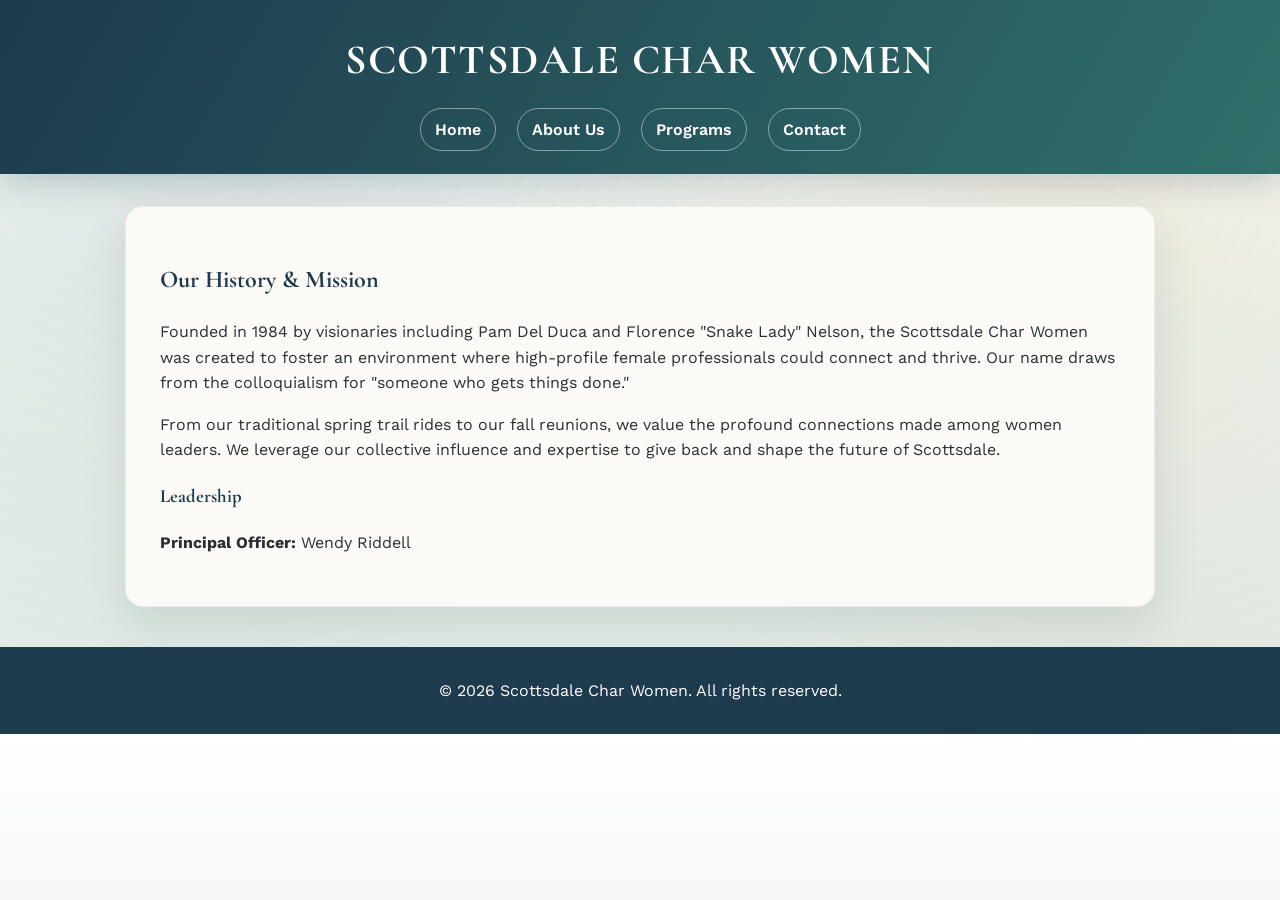
<file: about.html>
<!DOCTYPE html>
<html lang="en">
<head>
    <meta charset="UTF-8">
    <meta name="viewport" content="width=device-width, initial-scale=1.0">
    <title>About Us | Scottsdale Char Women</title>
    <link rel="stylesheet" href="style.css">
</head>
<body>
    <header>
        <h1>SCOTTSDALE CHAR WOMEN</h1>
        <nav>
            <a href="index.html">Home</a>
            <a href="about.html">About Us</a>
            <a href="programs.html">Programs</a>
            <a href="contact.html">Contact</a>
        </nav>
    </header>

    <main>
        <section class="about">
            <h2>Our History & Mission</h2>
            
            
            
            <p>Founded in 1984 by visionaries including Pam Del Duca and Florence "Snake Lady" Nelson, the Scottsdale Char Women was created to foster an environment where high-profile female professionals could connect and thrive. Our name draws from the colloquialism for "someone who gets things done."</p>
            <p>From our traditional spring trail rides to our fall reunions, we value the profound connections made among women leaders. We leverage our collective influence and expertise to give back and shape the future of Scottsdale.</p>
            
            <h3>Leadership</h3>
            <p><strong>Principal Officer:</strong> Wendy Riddell</p>
        </section>
    </main>

    <footer>
        <p>&copy; 2026 Scottsdale Char Women. All rights reserved.</p>
    </footer>
</body>
</html>
</file>
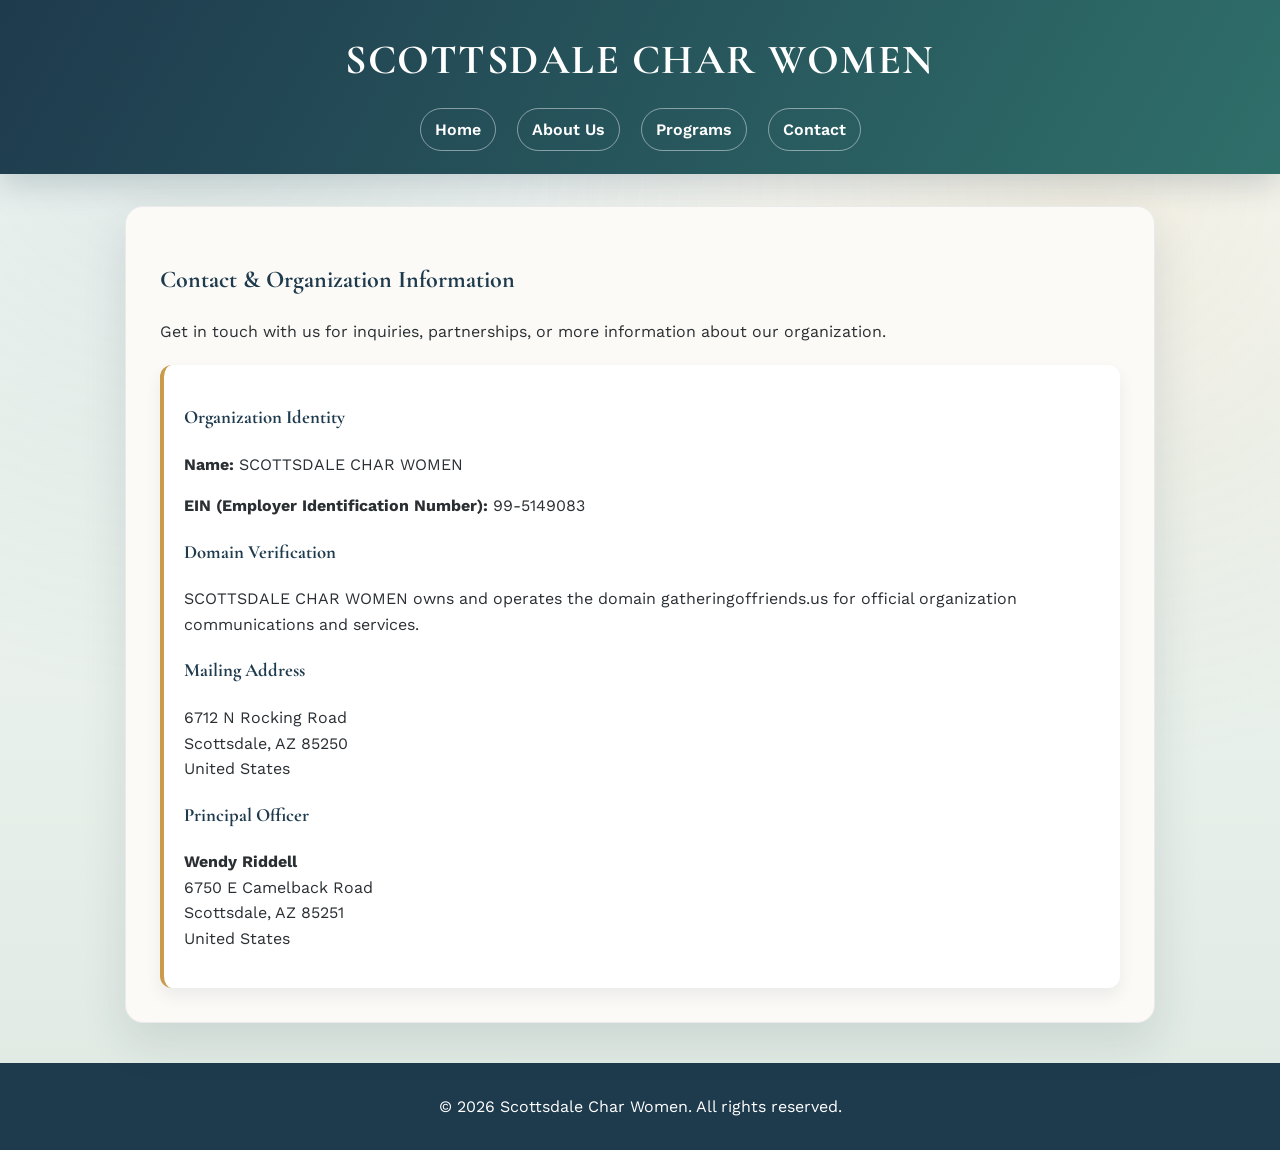
<file: contact.html>
<!DOCTYPE html>
<html lang="en">
<head>
    <meta charset="UTF-8">
    <meta name="viewport" content="width=device-width, initial-scale=1.0">
    <title>Contact | Scottsdale Char Women</title>
    <link rel="stylesheet" href="style.css">
</head>
<body>
    <header>
        <h1>SCOTTSDALE CHAR WOMEN</h1>
        <nav>
            <a href="index.html">Home</a>
            <a href="about.html">About Us</a>
            <a href="programs.html">Programs</a>
            <a href="contact.html">Contact</a>
        </nav>
    </header>

    <main>
        <section class="contact">
            <h2>Contact & Organization Information</h2>
            <p>Get in touch with us for inquiries, partnerships, or more information about our organization.</p>
            
            <div class="contact-details">
                <h3>Organization Identity</h3>
                <p><strong>Name:</strong> SCOTTSDALE CHAR WOMEN</p>
                <p><strong>EIN (Employer Identification Number):</strong> 99-5149083</p>

                <h3>Domain Verification</h3>
                <p>SCOTTSDALE CHAR WOMEN owns and operates the domain gatheringoffriends.us for official organization communications and services.</p>

                <h3>Mailing Address</h3>
                <p>
                    6712 N Rocking Road<br>
                    Scottsdale, AZ 85250<br>
                    United States
                </p>

                <h3>Principal Officer</h3>
                <p>
                    <strong>Wendy Riddell</strong><br>
                    6750 E Camelback Road<br>
                    Scottsdale, AZ 85251<br>
                    United States
                </p>
            </div>
        </section>
    </main>

    <footer>
        <p>&copy; 2026 Scottsdale Char Women. All rights reserved.</p>
    </footer>
</body>
</html>
</file>
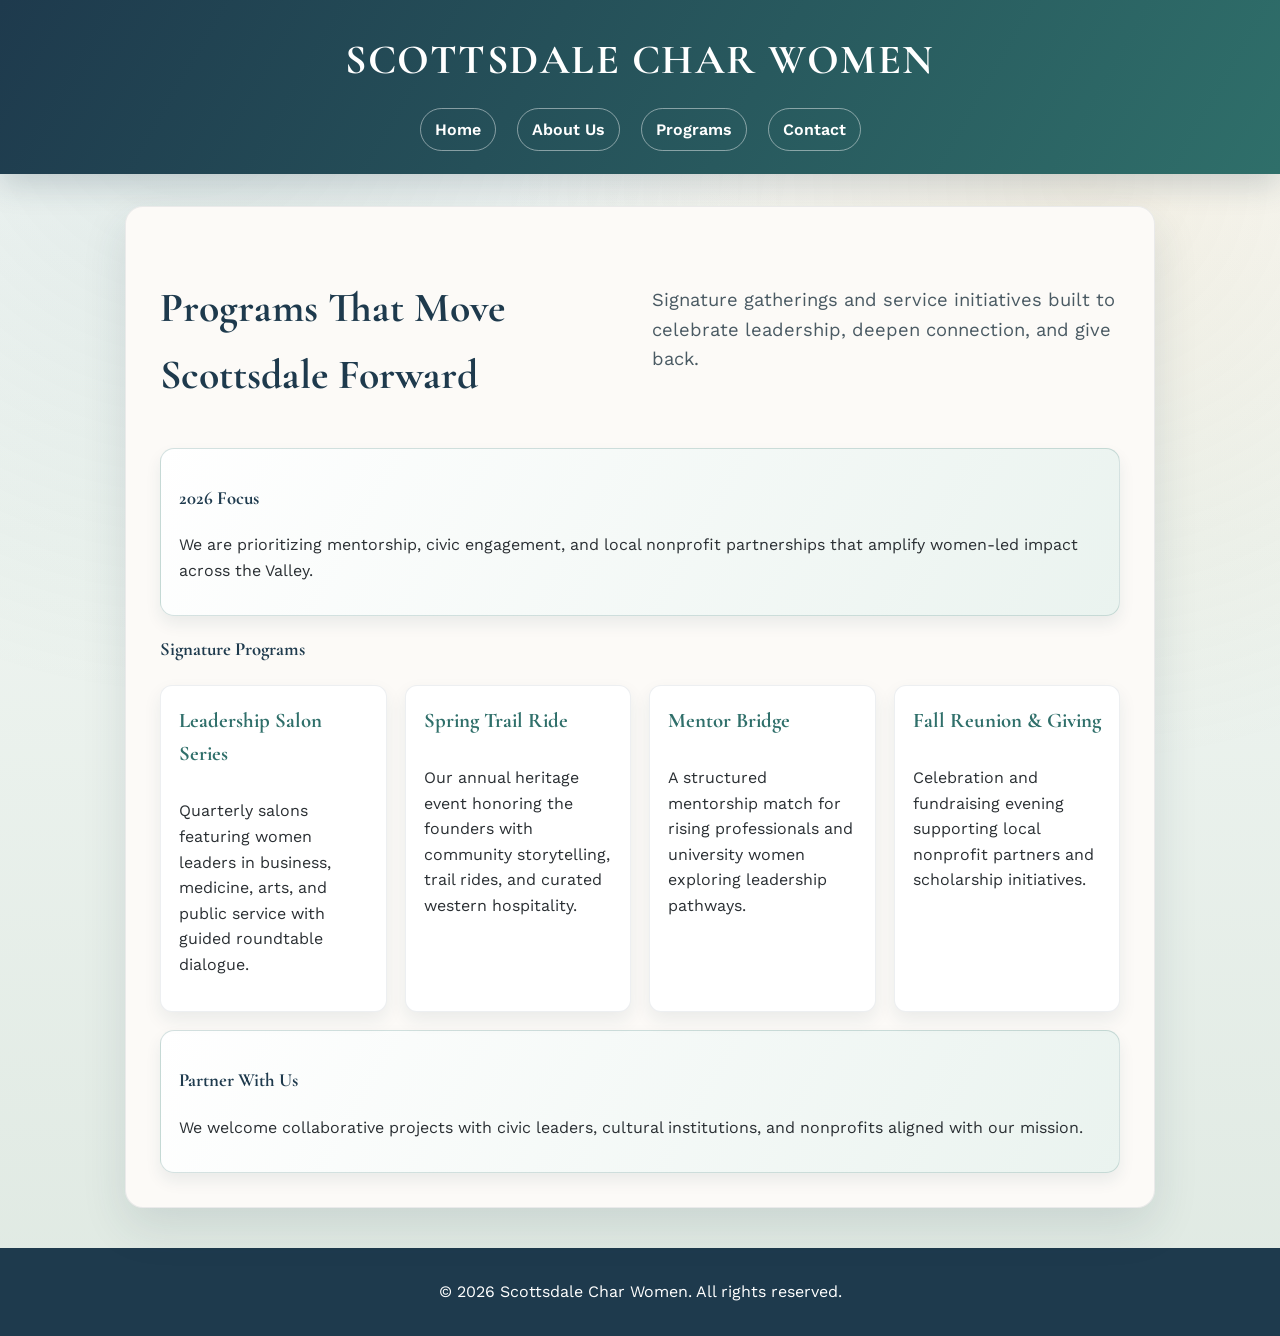
<file: programs.html>
<!DOCTYPE html>
<html lang="en">
<head>
    <meta charset="UTF-8">
    <meta name="viewport" content="width=device-width, initial-scale=1.0">
    <title>Programs | Scottsdale Char Women</title>
    <link rel="stylesheet" href="style.css">
</head>
<body>
    <header>
        <h1>SCOTTSDALE CHAR WOMEN</h1>
        <nav>
            <a href="index.html">Home</a>
            <a href="about.html">About Us</a>
            <a href="programs.html">Programs</a>
            <a href="contact.html">Contact</a>
        </nav>
    </header>

    <main>
        <section class="hero">
            <h2>Programs That Move Scottsdale Forward</h2>
            <p>Signature gatherings and service initiatives built to celebrate leadership, deepen connection, and give back.</p>
        </section>

        <section class="banner">
            <h3>2026 Focus</h3>
            <p>We are prioritizing mentorship, civic engagement, and local nonprofit partnerships that amplify women-led impact across the Valley.</p>
        </section>

        <section>
            <h3>Signature Programs</h3>
            <div class="programs-grid">
                <article class="program-card">
                    <h4>Leadership Salon Series</h4>
                    <p>Quarterly salons featuring women leaders in business, medicine, arts, and public service with guided roundtable dialogue.</p>
                </article>
                <article class="program-card">
                    <h4>Spring Trail Ride</h4>
                    <p>Our annual heritage event honoring the founders with community storytelling, trail rides, and curated western hospitality.</p>
                </article>
                <article class="program-card">
                    <h4>Mentor Bridge</h4>
                    <p>A structured mentorship match for rising professionals and university women exploring leadership pathways.</p>
                </article>
                <article class="program-card">
                    <h4>Fall Reunion & Giving</h4>
                    <p>Celebration and fundraising evening supporting local nonprofit partners and scholarship initiatives.</p>
                </article>
            </div>
        </section>

        <section class="banner">
            <h3>Partner With Us</h3>
            <p>We welcome collaborative projects with civic leaders, cultural institutions, and nonprofits aligned with our mission.</p>
        </section>
    </main>

    <footer>
        <p>&copy; 2026 Scottsdale Char Women. All rights reserved.</p>
    </footer>
</body>
</html>
</file>
<file: style.css>
@import url('https://fonts.googleapis.com/css2?family=Cormorant+Garamond:wght@500;700&family=Work+Sans:wght@400;600&display=swap');

:root {
    --ivory: #fcfaf7;
    --sage: #dfe9e2;
    --mist: #eef4f0;
    --teal: #2f6f6a;
    --navy: #1e3a4d;
    --gold: #c99b4a;
    --ink: #2a2f33;
    --leaf: #4a7b6f;
}

body {
    font-family: 'Work Sans', 'Segoe UI', Tahoma, Geneva, Verdana, sans-serif;
    line-height: 1.6;
    margin: 0;
    padding: 0;
    color: var(--ink);
    background: linear-gradient(180deg, #ffffff 0%, var(--mist) 40%, var(--sage) 100%);
}
body::before {
    content: "";
    position: fixed;
    inset: 0;
    background: radial-gradient(circle at 15% 10%, rgba(47, 111, 106, 0.12), transparent 45%),
        radial-gradient(circle at 85% 20%, rgba(201, 155, 74, 0.12), transparent 45%);
    pointer-events: none;
    z-index: -1;
}
header {
    background: linear-gradient(120deg, var(--navy), var(--teal));
    color: #fff;
    padding: 1.7rem 0 1.4rem;
    text-align: center;
    box-shadow: 0 10px 30px rgba(30, 58, 77, 0.2);
}
header h1 {
    margin: 0;
    font-size: 2.6rem;
    letter-spacing: 1.5px;
    font-family: 'Cormorant Garamond', 'Times New Roman', serif;
}
nav {
    margin-top: 14px;
}
nav a {
    color: #fff;
    text-decoration: none;
    margin: 0 8px;
    font-weight: 600;
    font-size: 1rem;
    padding: 8px 14px;
    border-radius: 999px;
    border: 1px solid rgba(255, 255, 255, 0.45);
    display: inline-block;
    transition: transform 0.2s ease, background 0.2s ease, color 0.2s ease;
}
nav a:hover {
    background: #fff;
    color: var(--navy);
    transform: translateY(-1px);
}
main {
    padding: 34px;
    max-width: 960px;
    margin: 32px auto;
    background: var(--ivory);
    border-radius: 18px;
    border: 1px solid rgba(30, 58, 77, 0.08);
    box-shadow: 0 18px 45px rgba(30, 58, 77, 0.12);
    position: relative;
}
h2, h3 {
    color: var(--navy);
    font-family: 'Cormorant Garamond', 'Times New Roman', serif;
}
.hero {
    display: grid;
    gap: 24px;
    grid-template-columns: repeat(auto-fit, minmax(260px, 1fr));
    align-items: center;
    margin-bottom: 30px;
}
.hero-content {
    text-align: left;
}
.eyebrow {
    text-transform: uppercase;
    letter-spacing: 2px;
    font-size: 0.78rem;
    font-weight: 600;
    color: var(--leaf);
    margin-bottom: 8px;
}
.hero h2 {
    font-size: 2.6rem;
    margin-bottom: 0.6rem;
}
.hero p {
    font-size: 1.15rem;
    color: #4a5a63;
}
.hero-actions {
    display: flex;
    flex-wrap: wrap;
    gap: 12px;
    margin-top: 18px;
}
.hero-panel {
    background: linear-gradient(150deg, #ffffff, #f0f7f4);
    border-radius: 16px;
    padding: 20px 22px;
    border: 1px solid rgba(47, 111, 106, 0.2);
    box-shadow: 0 12px 24px rgba(30, 58, 77, 0.12);
}
.hero-image {
    margin: 0;
    background: #fff;
    border-radius: 18px;
    border: 1px solid rgba(30, 58, 77, 0.12);
    box-shadow: 0 12px 26px rgba(30, 58, 77, 0.12);
    overflow: hidden;
}
.hero-image img {
    display: block;
    width: 100%;
    height: 280px;
    object-fit: cover;
}
.hero-image figcaption {
    padding: 12px 16px 14px;
    font-size: 0.95rem;
    color: #3f4d55;
    background: linear-gradient(120deg, #ffffff, #f7fbf9);
}
.hero-panel h3 {
    margin-top: 0;
}
.hero-panel ul {
    padding-left: 18px;
    margin: 0;
    color: #42535b;
}
.btn {
    display: inline-flex;
    align-items: center;
    justify-content: center;
    padding: 10px 18px;
    border-radius: 999px;
    text-decoration: none;
    font-weight: 600;
    transition: transform 0.2s ease, box-shadow 0.2s ease, background 0.2s ease, color 0.2s ease;
}
.btn.primary {
    background: var(--teal);
    color: #fff;
    box-shadow: 0 10px 20px rgba(47, 111, 106, 0.25);
}
.btn.primary:hover {
    transform: translateY(-1px);
}
.btn.secondary {
    background: var(--navy);
    color: #fff;
}
.btn.ghost {
    background: #fff;
    color: var(--navy);
    border: 1px solid rgba(30, 58, 77, 0.2);
}
.org-highlight {
    background: linear-gradient(120deg, #ffffff, #f2f7f4);
    border: 1px solid rgba(47, 111, 106, 0.2);
    border-left: 6px solid var(--gold);
    padding: 24px;
    border-radius: 18px;
    margin: 26px 0;
}
.org-highlight h3 {
    margin-top: 0;
    font-size: 1.6rem;
}
.org-grid {
    display: grid;
    gap: 16px;
    grid-template-columns: repeat(auto-fit, minmax(240px, 1fr));
}
.org-card {
    background: #ffffff;
    border-radius: 14px;
    padding: 16px 18px;
    border: 1px solid rgba(30, 58, 77, 0.08);
    box-shadow: 0 8px 18px rgba(30, 58, 77, 0.08);
}
.impact {
    margin-top: 30px;
}
.impact-grid {
    display: grid;
    gap: 16px;
    grid-template-columns: repeat(auto-fit, minmax(220px, 1fr));
    margin-top: 16px;
}
.impact-card {
    background: #fff;
    padding: 18px;
    border-radius: 14px;
    border: 1px solid rgba(30, 58, 77, 0.08);
    box-shadow: 0 8px 18px rgba(30, 58, 77, 0.08);
}
.impact-card h4 {
    margin-top: 0;
    color: var(--teal);
    font-family: 'Cormorant Garamond', 'Times New Roman', serif;
    font-size: 1.35rem;
}
.program-preview {
    display: grid;
    gap: 20px;
    grid-template-columns: repeat(auto-fit, minmax(240px, 1fr));
    align-items: center;
    margin-top: 30px;
    background: linear-gradient(120deg, #ffffff, #eef5f2);
    border-radius: 18px;
    border: 1px solid rgba(47, 111, 106, 0.2);
    padding: 22px;
}
.program-list {
    display: grid;
    gap: 10px;
}
.program-pill {
    background: #fff;
    border-radius: 999px;
    padding: 10px 16px;
    border: 1px solid rgba(30, 58, 77, 0.1);
    font-weight: 600;
    color: #3d545f;
    box-shadow: 0 6px 14px rgba(30, 58, 77, 0.08);
}
.cta {
    display: grid;
    gap: 20px;
    grid-template-columns: repeat(auto-fit, minmax(220px, 1fr));
    margin-top: 30px;
    align-items: center;
}
.cta-card {
    background: linear-gradient(140deg, #ffffff, #eef4f0);
    padding: 20px 22px;
    border-radius: 16px;
    border: 1px solid rgba(30, 58, 77, 0.1);
    box-shadow: 0 10px 22px rgba(30, 58, 77, 0.1);
}
.contact-details {
    background-color: #ffffff;
    padding: 20px;
    border-left: 4px solid var(--gold);
    border-radius: 12px;
    margin-top: 20px;
    box-shadow: 0 8px 16px rgba(30, 58, 77, 0.08);
}
.programs-grid {
    display: grid;
    grid-template-columns: repeat(auto-fit, minmax(220px, 1fr));
    gap: 18px;
    margin-top: 20px;
}
.program-card {
    background: #fff;
    border-radius: 12px;
    padding: 18px;
    border: 1px solid rgba(30, 58, 77, 0.08);
    box-shadow: 0 8px 18px rgba(30, 58, 77, 0.08);
}
.program-card h4 {
    margin-top: 0;
    color: var(--teal);
    font-family: 'Cormorant Garamond', 'Times New Roman', serif;
    font-size: 1.3rem;
}
.banner {
    background: linear-gradient(120deg, #ffffff, #eaf3ef);
    border: 1px solid rgba(47, 111, 106, 0.2);
    padding: 16px 18px;
    border-radius: 14px;
    margin-top: 18px;
    box-shadow: 0 8px 16px rgba(30, 58, 77, 0.08);
}
.content {
    margin-top: 26px;
}
.content p {
    font-size: 1.05rem;
    color: #3f4d55;
}
@media (max-width: 720px) {
    header h1 {
        font-size: 2.1rem;
    }
    nav a {
        margin: 6px 6px;
    }
    main {
        margin: 20px 16px;
        padding: 24px;
    }
    .hero {
        text-align: left;
    }
}
footer {
    text-align: center;
    padding: 15px 0;
    background-color: var(--navy);
    color: #fff;
    margin-top: 40px;
}
</file>
